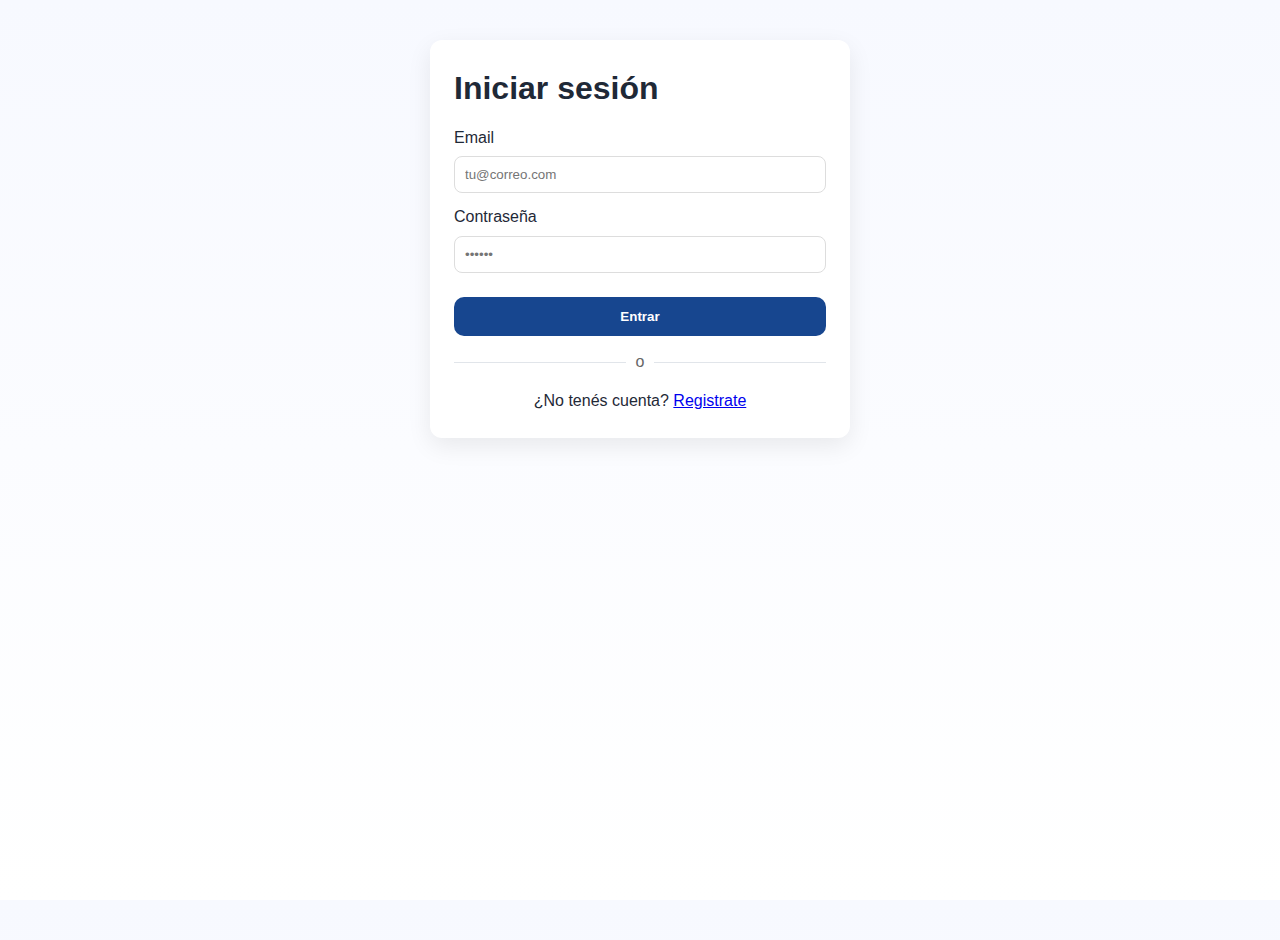
<file: frontend/login.html>
<!doctype html>
<html lang="es">
<head>
  <meta charset="utf-8">
  <title>Iniciar sesión — El Catre S.R.L</title>
  <meta name="viewport" content="width=device-width, initial-scale=1">
  <link rel="stylesheet" href="styles.css">
  <style>
    .card{max-width:420px;margin:40px auto;background:#fff;padding:24px;border-radius:12px;box-shadow:0 8px 24px rgba(0,0,0,.08)}
    .card h1{margin:0 0 12px}
    .form-group{margin:12px 0} label{display:block;margin-bottom:6px}
    input{width:100%;padding:10px;border:1px solid #ddd;border-radius:8px}
    .btn{margin-top:12px;width:100%;padding:12px;border:0;border-radius:10px;background:#17468f;color:#fff;font-weight:600;cursor:pointer}
    .sep{display:flex;align-items:center;gap:10px;margin:14px 0;color:#666}
    .sep::before,.sep::after{content:"";height:1px;background:#e1e5ea;flex:1}
    .msg{margin-top:10px;color:#c00}
  </style>
  <script src="https://accounts.google.com/gsi/client" async defer></script>
</head>
<body>
  <div class="card">
    <h1>Iniciar sesión</h1>

    <!-- Email + password -->
    <div class="form-group">
      <label>Email</label>
      <input id="email" type="email" placeholder="tu@correo.com">
    </div>
    <div class="form-group">
      <label>Contraseña</label>
      <input id="password" type="password" placeholder="••••••">
    </div>
    <button class="btn" id="btn">Entrar</button>

    <div class="sep">o</div>

    <!-- GOOGLE BUTTON -->
    <div id="g_id_onload"
         data-client_id="458554697515-ltrv6o27ba9th2s4rusip0lu5m7qt4r4.apps.googleusercontent.com"
         data-callback="onGoogleCredential"
         data-auto_prompt="false">
    </div>
    <div class="g_id_signin" data-type="standard" data-size="large" data-theme="outline" data-text="signin_with" data-shape="rect" data-logo_alignment="left"></div>

    <div class="msg" id="msg"></div>
    <p style="text-align:center;margin-top:12px">
      ¿No tenés cuenta? <a href="register.html">Registrate</a>
    </p>
  </div>

  <script>
    const API = '../backend/api.php';
    // Email + Password
    document.getElementById('btn').onclick = async ()=>{
      const email  = document.getElementById('email').value.trim();
      const password = document.getElementById('password').value;
      const msg = document.getElementById('msg'); msg.textContent='';
      try{
        const body = new URLSearchParams({action:'auth_login', email, password});
        const r = await fetch(API,{method:'POST',body,credentials:'include'});
        const j = await r.json();
        if(!r.ok){ msg.textContent = j.error || 'Error'; return; }
        location.href = 'index.html';
      }catch(e){ msg.textContent = 'Error de red'; }
    };

    // Google Identity callback
    async function onGoogleCredential(resp){
      const msg = document.getElementById('msg'); msg.textContent='';
      try{
        const body = new URLSearchParams({action:'auth_google', id_token: resp.credential});
        const r = await fetch(API,{method:'POST',body,credentials:'include'});
        const j = await r.json();
        if(!r.ok){ msg.textContent = j.error || 'Error con Google'; return; }
        location.href = 'index.html';
      }catch(e){ msg.textContent = 'Error de red'; }
    }
    window.onGoogleCredential = onGoogleCredential;
  </script>
  <script>
  async function handleGoogleLogin(response) {
    try {
      const formData = new FormData();
      formData.append('action', 'auth_google');
      formData.append('id_token', response.credential);

      const res = await fetch('../backend/api.php', {
        method: 'POST',
        body: formData,
        credentials: 'include'
      });
      const json = await res.json();

      if (json.ok) {
        alert('Sesión iniciada con Google ✅');
        location.href = 'index.html';
      } else {
        alert('Error: ' + (json.error || 'Fallo al iniciar sesión'));
      }
    } catch (err) {
      alert('Error de red: ' + err.message);
    }
  }
  </script>

</body>
</html>
</file>
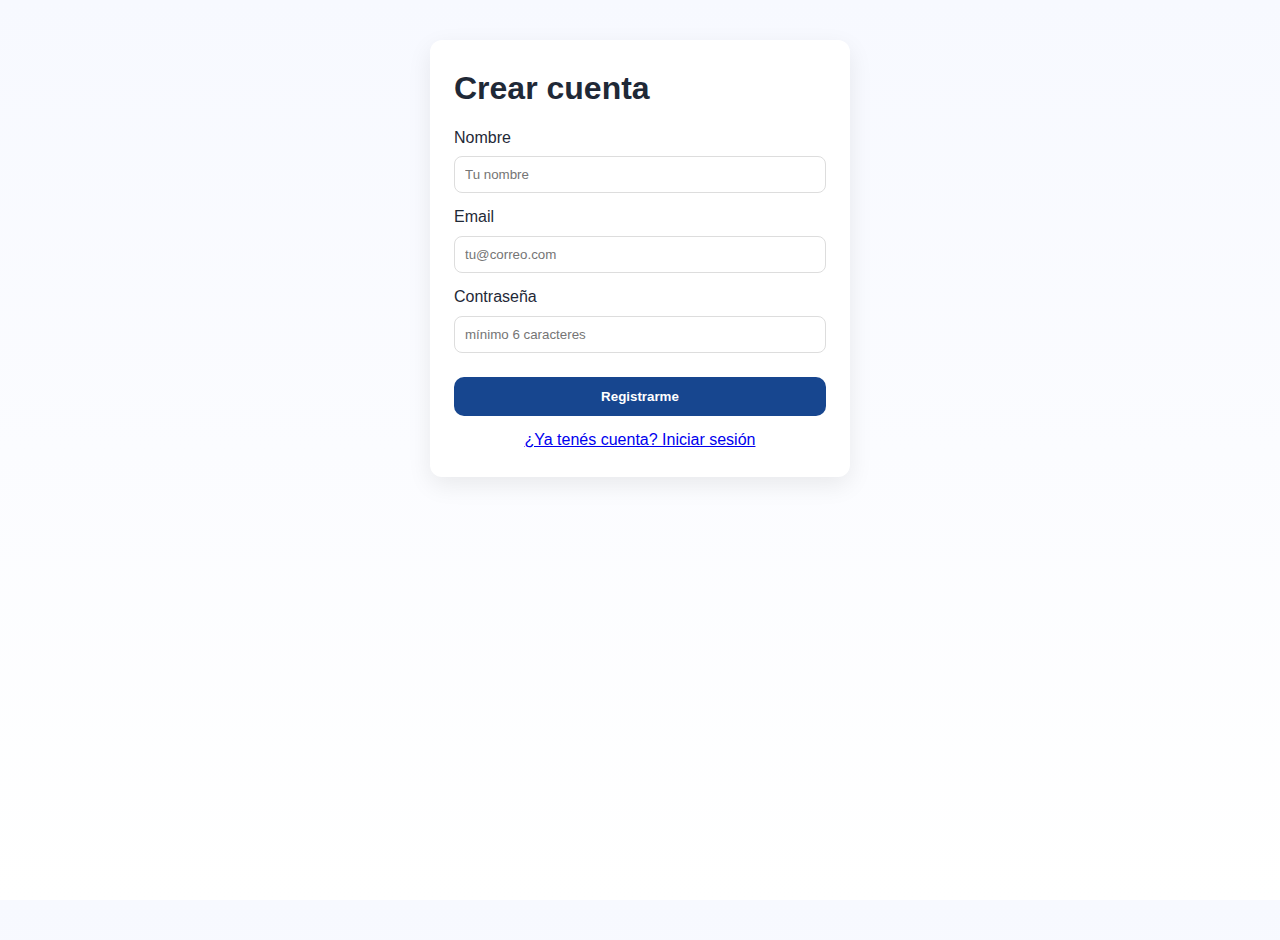
<file: frontend/register.html>
<!doctype html>
<html lang="es">
<head>
  <meta charset="utf-8">
  <title>Registrarse — El Catre S.R.L</title>
  <meta name="viewport" content="width=device-width, initial-scale=1">
  <link rel="stylesheet" href="styles.css">
  <script src="https://www.google.com/recaptcha/api.js" async defer></script>
  <style>
    .card{max-width:420px;margin:40px auto;background:#fff;padding:24px;border-radius:12px;box-shadow:0 8px 24px rgba(0,0,0,.08)}
    .card h1{margin:0 0 12px}
    .form-group{margin:12px 0}
    label{display:block;margin-bottom:6px}
    input{width:100%;padding:10px;border:1px solid #ddd;border-radius:8px}
    .btn{margin-top:12px;width:100%;padding:12px;border:0;border-radius:10px;background:#17468f;color:#fff;font-weight:600;cursor:pointer}
    .link{display:block;text-align:center;margin-top:12px}
    .msg{margin-top:10px;color:#c00}
  </style>
</head>
<body>
  <div class="card">
    <h1>Crear cuenta</h1>
    <form id="form-register">
      <div class="form-group">
        <label>Nombre</label>
        <input id="nombre" placeholder="Tu nombre">
      </div>
      <div class="form-group">
        <label>Email</label>
        <input id="email" type="email" placeholder="tu@correo.com">
      </div>
      <div class="form-group">
        <label>Contraseña</label>
        <input id="password" type="password" placeholder="mínimo 6 caracteres">
      </div>

      <!-- 🔒 reCAPTCHA -->
      <div class="g-recaptcha" data-sitekey="6LfN3u8rAAAAAGi3f0lw8UFgxlgxyCgkB4ECnlZ3"></div>

      <button class="btn" type="submit">Registrarme</button>
    </form>

    <div class="msg" id="msg"></div>
    <a class="link" href="login.html">¿Ya tenés cuenta? Iniciar sesión</a>
  </div>

  <script>
  const API = 'http://localhost/Muebleria/backend/api.php';

  document.getElementById('form-register').onsubmit = async (e)=>{
    e.preventDefault();
    const nombre = document.getElementById('nombre').value.trim();
    const email  = document.getElementById('email').value.trim();
    const pass   = document.getElementById('password').value.trim();
    const token  = grecaptcha.getResponse();
    const msg = document.getElementById('msg');

    if(!token){
      msg.style.color='red';
      msg.textContent='Por favor completá el reCAPTCHA.';
      return;
    }

    try {
      const body = new URLSearchParams({
        action:'auth_register',
        nombre,
        email,
        password: pass,
        'g-recaptcha-response': token
      });

      const r = await fetch(API,{
        method:'POST',
        body,
        credentials:'include'
      });

      const text = await r.text();
      console.log('📦 Respuesta cruda:', text);
      let j;
      try{ j = JSON.parse(text);}catch{throw new Error('Respuesta no JSON');}

      if(!r.ok) throw new Error(j.error || 'Error al registrar');

      msg.style.color='green';
      msg.textContent='✅ Registro exitoso. Redirigiendo...';
      setTimeout(()=> location.href='login.html', 1500);
    }catch(e){
      msg.style.color='red';
      msg.textContent=e.message || 'Error de red';
      console.error(e);
      grecaptcha.reset();
    }
  };
  </script>
</body>
</html>
</file>
<file: frontend/styles.css>
/* =============== Variables =============== */
:root{
  --brand-800:#0a3e8a;
  --brand-700:#0e55b3;
  --brand-600:#2466c2;
  --brand-100:#eaf2ff;
  --text:#1f2937;
  --text-on-brand:#ffffff;
  --muted:#64748b;
  --card:#ffffff;
  --shadow:0 2px 8px rgba(0,0,0,.08);

  /* Color institucional usado por la topbar y marco */
  --azul:#17468f;
}

*{margin:0;padding:0;box-sizing:border-box}
html,body{height:100%}
body{
  background:linear-gradient(180deg,#f7f9ff 0%,#ffffff 100%);
  color:var(--text);
  font-family:Arial,Helvetica,sans-serif;
  line-height:1.55;
}

/* =============== Header (index legacy) =============== */
/* Siguen tus clases existentes para el index */
.site-header{
  background:linear-gradient(90deg,var(--brand-800),var(--brand-700));
  color:var(--text-on-brand);
  display:flex;align-items:center;justify-content:space-between;
  padding:14px 18px; box-shadow: var(--shadow);
}
.brand{display:flex;align-items:center;text-decoration:none;color:var(--text-on-brand);gap:10px}
.brand-logo{width:42px;height:42px;object-fit:cover;border-radius:6px;box-shadow:var(--shadow)}
.brand-name{font-weight:700;font-size:1.1rem;letter-spacing:.5px}
.main-nav ul{list-style:none;display:flex;gap:14px}
.main-nav a{color:#fff;text-decoration:none;padding:8px 10px;border-radius:6px}
.main-nav a[aria-current="page"], .main-nav a:hover{background:rgba(255,255,255,.12)}

/* =============== Hero / Catálogo (index) =============== */
.hero{max-width:1100px;margin:20px auto;display:grid;grid-template-columns:1.3fr 1fr;gap:16px;padding:0 12px}
.hero-media,.hero-copy{background:var(--card);border-radius:12px;box-shadow:var(--shadow)}
.hero-media{overflow:hidden}
.promo-video{width:100%;height:100%;max-height:420px;display:block}
.hero-copy{padding:18px;display:flex;flex-direction:column;justify-content:center}
.hero h1{color:var(--brand-800);margin-bottom:8px}
.tagline{color:var(--muted);margin-bottom:14px}

.btn-ig{display:inline-flex;align-items:center;gap:8px;background:var(--brand-700);color:#fff;text-decoration:none;padding:10px 12px;border-radius:999px;box-shadow:var(--shadow);font-weight:600}
.btn-ig:hover{filter:brightness(1.04)}
.btn-ig.small{padding:8px 10px}
.ig-icon{width:18px;height:18px;display:block}

.edit-toggle{display:flex;align-items:center;gap:8px;margin-top:10px;color:var(--muted)}
.edit-hint{color:var(--muted)}

.filtros{max-width:1100px;margin:10px auto 0;padding:0 12px;text-align:center}
.filtros input{padding:10px;border:1px solid #cbd5e1;border-radius:8px;width:min(320px,90%);margin-bottom:10px}
.categorias{display:flex;flex-wrap:wrap;gap:8px;justify-content:center}
.categorias button{padding:6px 12px;border:1px solid #cbd5e1;background:#fff;border-radius:999px;cursor:pointer}
.categorias button.active,.categorias button:hover{background:var(--brand-100);border-color:var(--brand-600)}

.catalogo{max-width:1100px;margin:14px auto;padding:0 12px}
.catalogo h2{margin:8px 0;color:var(--brand-800)}
.contenedor-productos{display:grid;grid-template-columns:repeat(auto-fill,minmax(220px,1fr));gap:16px}
.card,.producto{background:#fff;border-radius:12px;box-shadow:var(--shadow)}
.producto{overflow:hidden;padding-bottom:10px}
.producto img{width:100%;height:180px;object-fit:cover;display:block}
.producto h3{font-size:1.05rem;padding:10px}
.producto p{padding:0 10px}
.producto .meta{display:flex;justify-content:space-between;align-items:center;padding:0 10px}
.producto button{margin:10px;padding:8px 10px;border:none;background:var(--brand-700);color:#fff;border-radius:8px;cursor:pointer}
.producto button:hover{filter:brightness(1.05)}
.producto .edit-btn{background:#334155}

/* Editor inline */
.inline-editor{padding:10px 10px 0 10px}
.inline-editor input,.inline-editor select{width:100%;padding:8px;border:1px solid #cbd5e1;border-radius:8px;margin-bottom:8px}

/* =============== Carrito =============== */
.card{padding:16px}
.carrito{max-width:900px;margin:20px auto}
.lista-carrito{list-style:none;margin-top:8px}
.lista-carrito li{display:flex;justify-content:space-between;align-items:center;border-bottom:1px dashed #e2e8f0;padding:6px 0}
.carrito-total{font-weight:bold;margin:10px 0}
.acciones-carrito{display:flex;gap:8px}
.btn-primary{padding:10px 12px;border:none;background:var(--brand-700);color:#fff;border-radius:8px;cursor:pointer}
.btn-secondary{padding:10px 12px;border:none;background:#475569;color:#fff;border-radius:8px;cursor:pointer}

/* =============== Footer =============== */
.site-footer{background:linear-gradient(90deg,var(--brand-800),var(--brand-700));color:#fff;margin-top:20px}
.site-footer{display:flex;align-items:center;justify-content:space-between;gap:16px;padding:14px 18px}
.footer-brand{display:flex;align-items:center;gap:10px}
.footer-brand img{width:36px;height:36px;object-fit:cover;border-radius:6px}

/* =============== Responsive =============== */
@media (max-width: 900px){
  .hero{grid-template-columns:1fr}
  .promo-video{max-height:300px}
}

/* ===================================================== */
/* ======  LAYOUT UNIFICADO PARA PÁGINAS INTERNAS  ===== */
/* ===================================================== */

/* Marco azul SOLO cuando el body tenga class="frame" */
html:has(body.frame){ background: var(--azul); }

body.frame{
  margin:10px;                                        /* marco visible */
  background:linear-gradient(180deg,#f7f9ff 0%,#fff 100%);
  color:#111;
  min-height:calc(100vh - 20px);
  box-sizing:border-box;
  padding-bottom:56px;                                 /* aire inferior */
}

/* Topbar reutilizada (igual a la que usás en internas) */
.container{max-width:1100px;margin:0 auto;padding:0 16px}
.topbar{
  position:sticky; top:0; z-index:40;
  background:var(--azul); color:#fff;
  border-bottom:1px solid rgba(255,255,255,.1);
}
.topbar .wrap{
  display:flex; align-items:center; justify-content:space-between;
  gap:16px; padding:10px 0;
}
.brand{display:flex;align-items:center;gap:10px}
.brand img{height:34px;border-radius:6px}
.brand strong{font-size:18px;letter-spacing:.3px}
.menu{display:flex;gap:10px;flex-wrap:wrap}
.menu a{padding:8px 10px;border-radius:8px;color:#fff;text-decoration:none}
.menu a:hover{background:rgba(255,255,255,.12)}
.menu a.active{background:rgba(255,255,255,.18);font-weight:600}
.auth{display:flex;gap:8px;align-items:center}
.btn{padding:8px 12px;border-radius:10px;border:1px solid rgba(255,255,255,.5);background:transparent;color:#fff;cursor:pointer;font-weight:600}
.btn.white{background:#fff;color:var(--azul);border-color:#fff}

/* Contenedor estándar de páginas internas */
.page-content,
.wrap-content{
  max-width:900px;
  margin:28px auto 40px;
  padding:0 16px 56px;
  display:flow-root;           /* evita colapso de márgenes */
}
.page-content > :last-child,
.wrap-content > :last-child{ margin-bottom:0; }

.page-content h1, .page-content h2, .page-content h3,
.wrap-content h1, .wrap-content h2, .wrap-content h3{
  color:var(--azul);
}
/* Radios mejor alineados y con área clickeable */
.radio-item{
  /* antes estaba display:flex; */
  display:grid;
  grid-template-columns: 28px 1fr; /* columna chica para el radio */
  align-items:center;              /* ← centra verticalmente */
  gap:12px;
  padding:12px;
  cursor:pointer;
}
.radio-item input[type="radio"]{
  margin:0;
  width:18px; height:18px;         /* tamaño cómodo */
  justify-self:center;             /* centra en su columna */
  accent-color: var(--azul);       /* color institucional en navegadores modernos */
}
/* Feedback visual cuando está seleccionado */
.radio-item:has(input:checked){
  border-color: var(--borde);
  box-shadow: 0 0 0 3px rgba(23,70,143,.08);
  background:#f2f6ff;
}
.producto .details{display:none;margin:8px 12px 12px}
.producto.expanded .details{display:block}
.ver-detalles{display:inline-block;margin:0 12px 10px;font-size:.9rem;color:var(--azul);text-decoration:underline;background:transparent;border:0;padding:0;cursor:pointer}
.desc-inline{color:#475569;margin:0 0 8px 0;white-space:pre-line}



/* CONTROLA BOTón RESEÑAS*/

#rev-enviar {
  display: inline-block;
  margin-top: 10px;
  opacity: 1 !important;
  cursor: pointer;
}
#rev-enviar:disabled {
  opacity: 0.5 !important;
  cursor: not-allowed;
}
</file>
